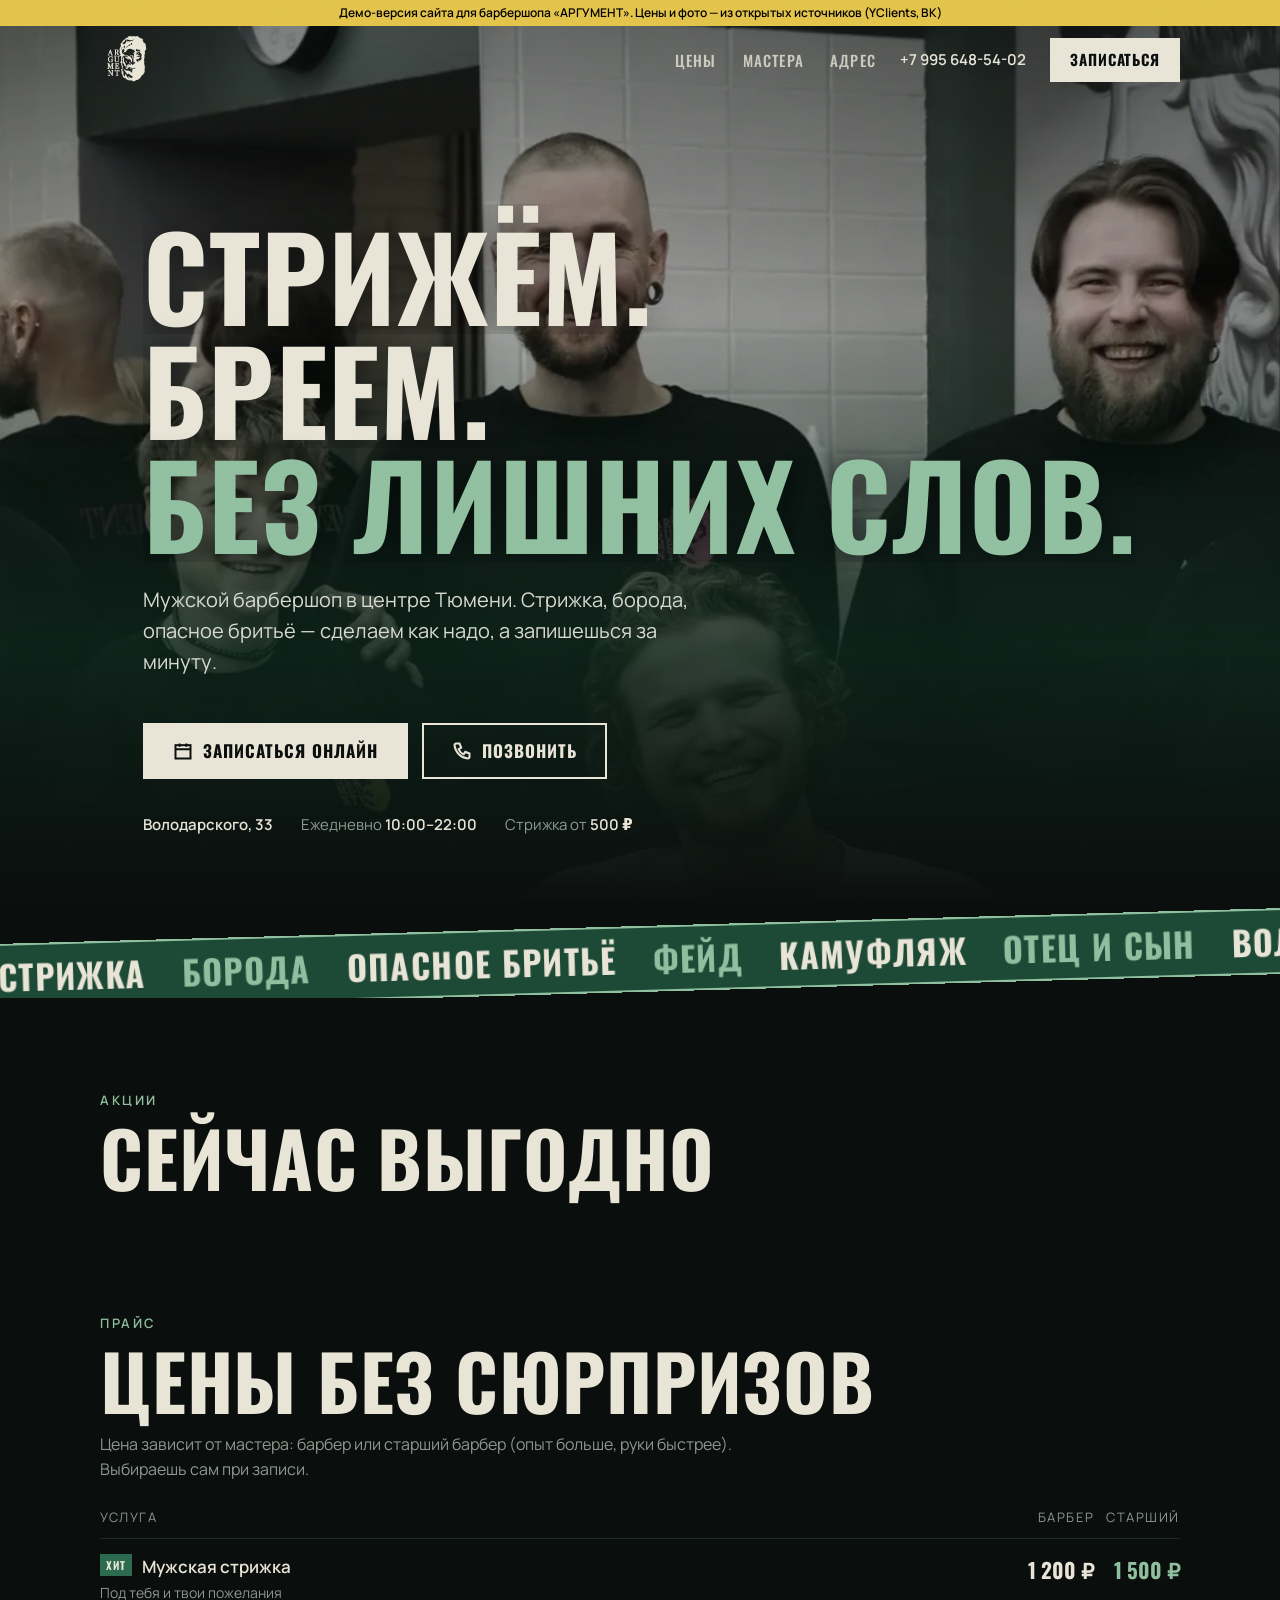
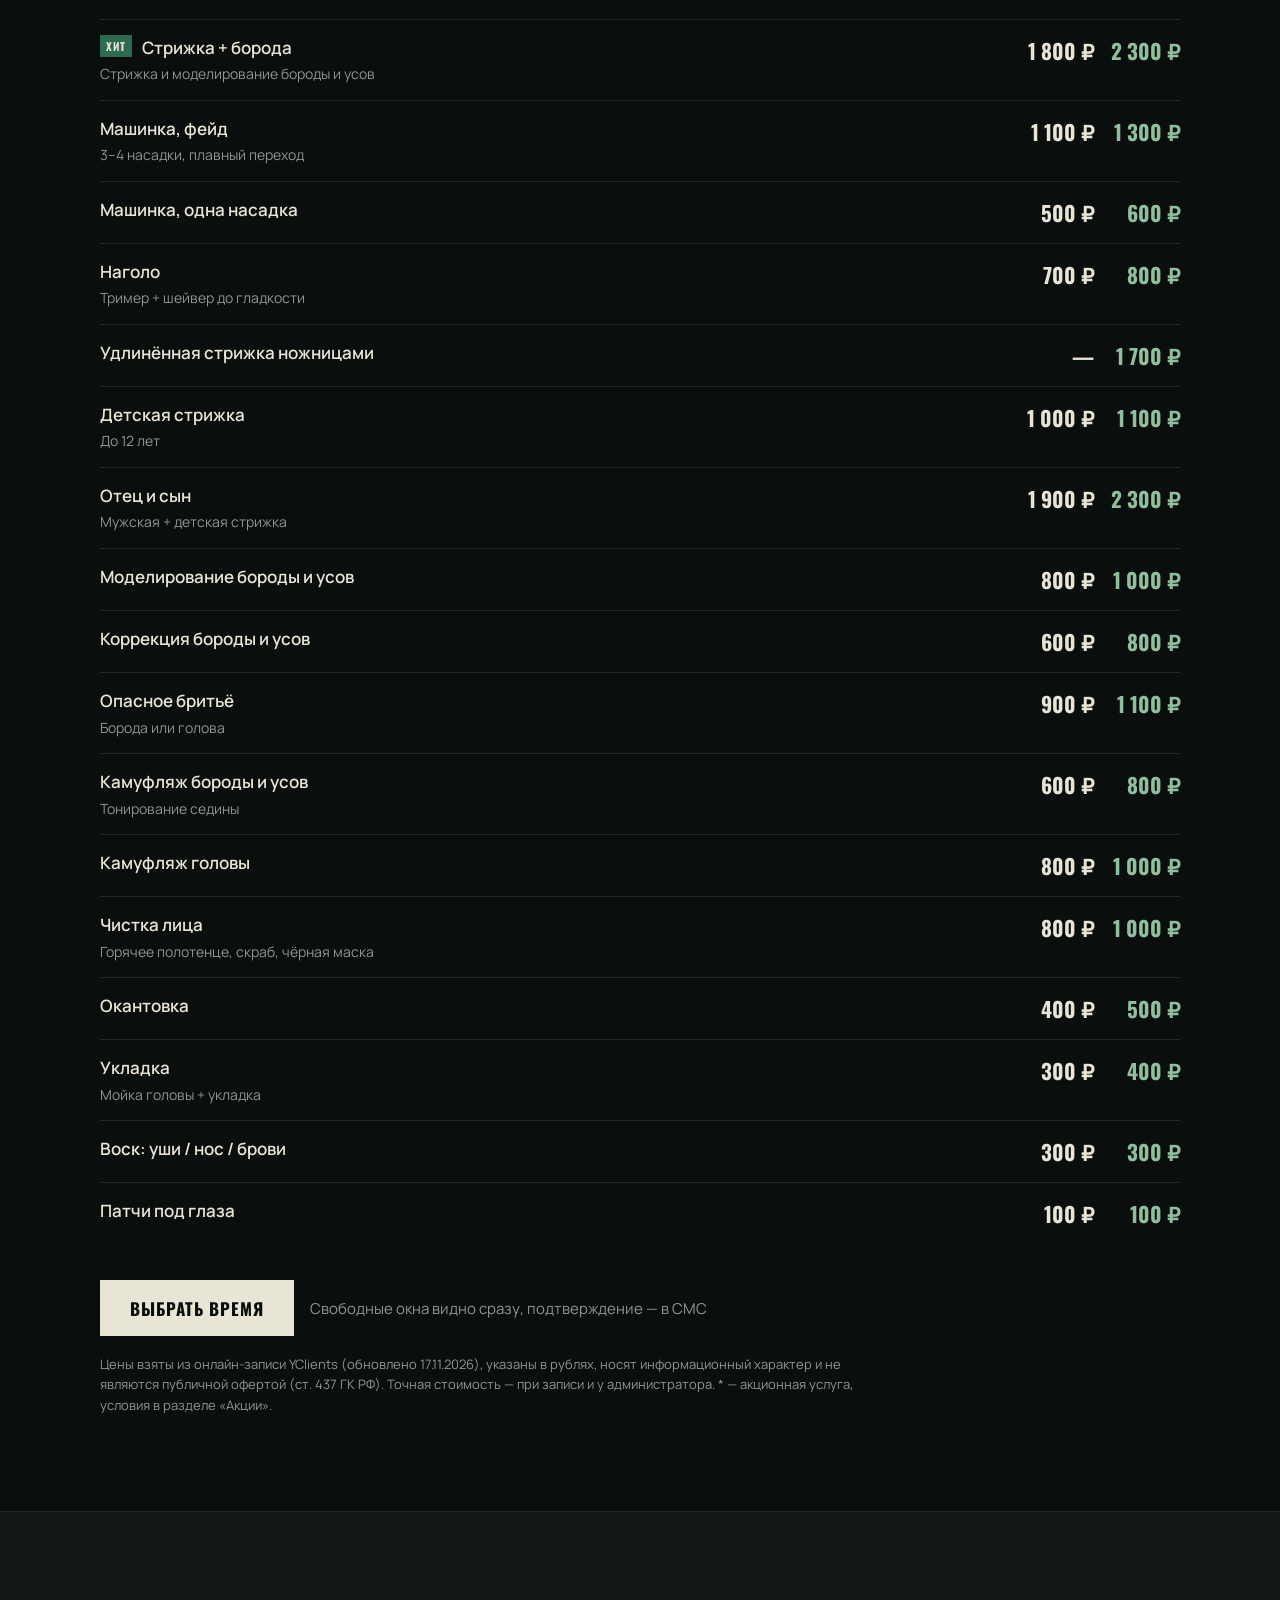
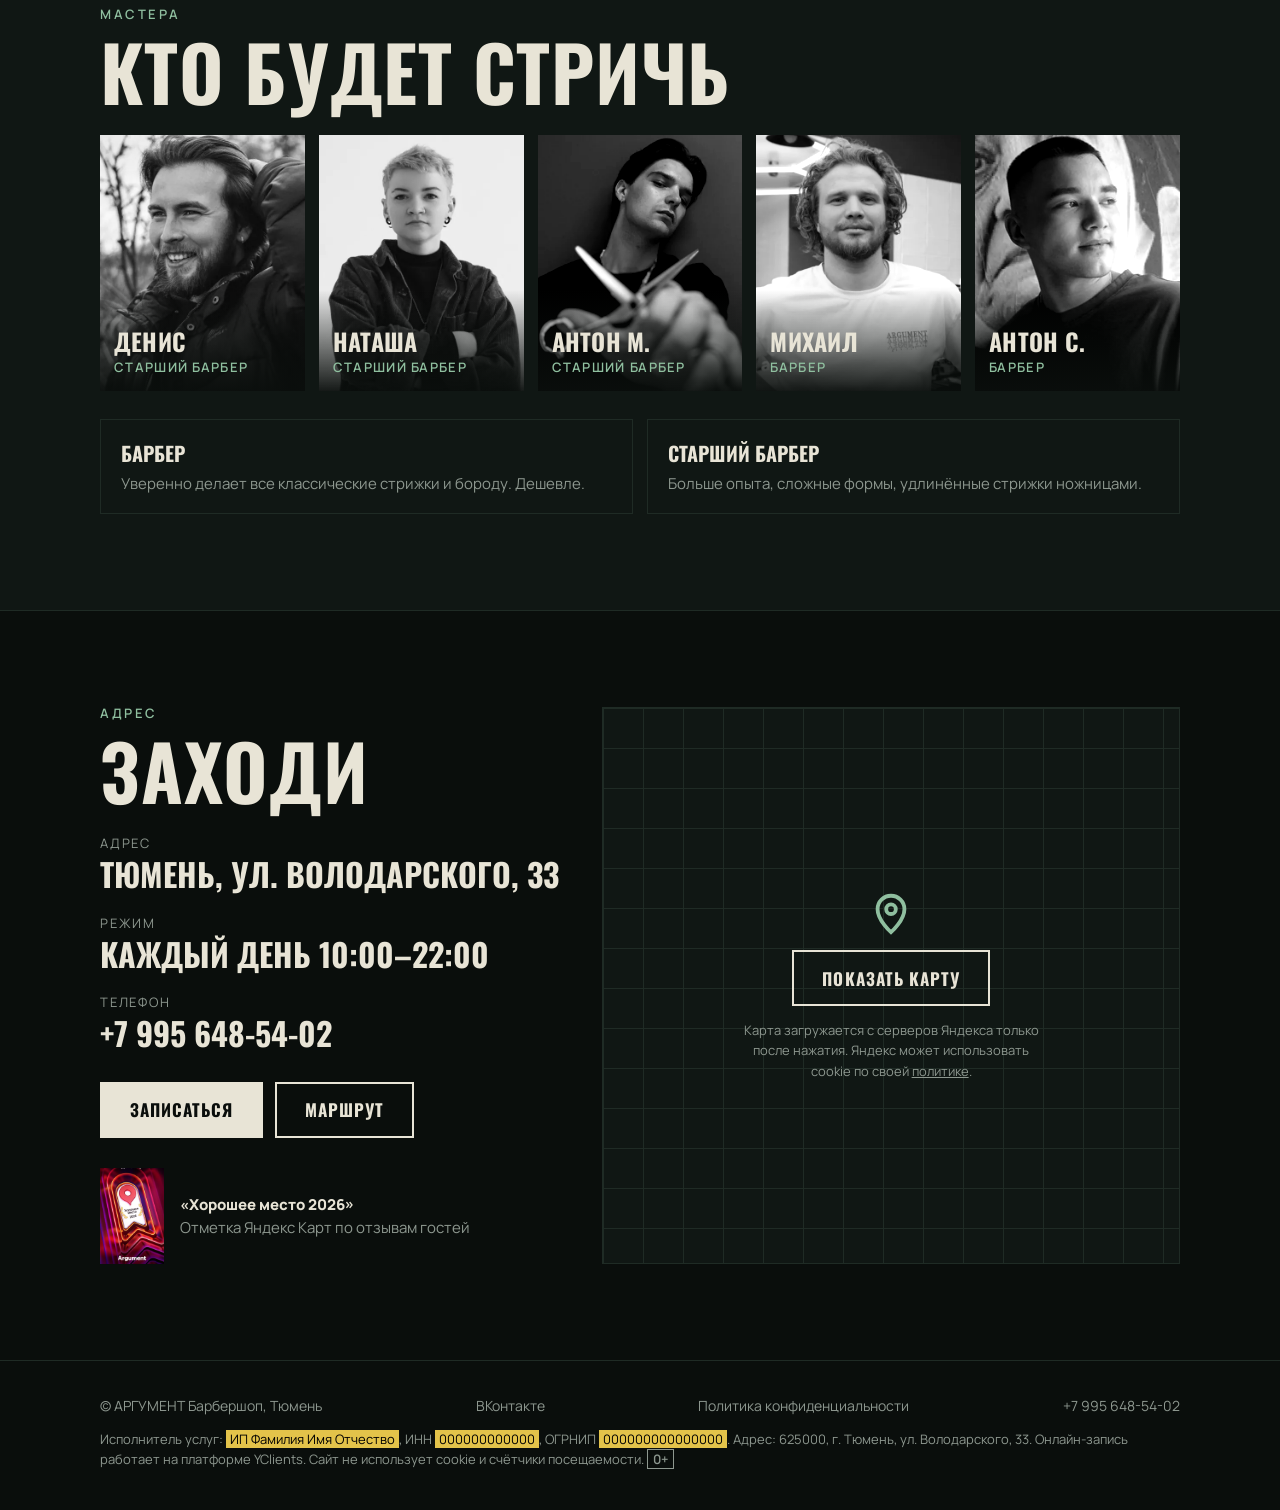
<file: index.html>
<!doctype html>
<html lang="ru">
<head>
<meta charset="utf-8">
<meta name="robots" content="noindex, nofollow">
<meta name="viewport" content="width=device-width, initial-scale=1">
<title>АРГУМЕНТ — барбершоп в Тюмени, Володарского 33</title>
<meta name="description" content="Барбершоп АРГУМЕНТ в Тюмени: мужские стрижки от 500 ₽, борода, опасное бритьё. Володарского 33, ежедневно 10:00–22:00. Онлайн-запись.">
<meta name="theme-color" content="#0a0e0c">
<meta property="og:title" content="АРГУМЕНТ — барбершоп в Тюмени">
<meta property="og:description" content="Стрижки, борода, бритьё. Володарского 33, ежедневно 10–22. Запись онлайн.">
<meta property="og:image" content="img/cover-m.webp">
<link rel="icon" href="img/logo.webp">
<!-- шрифты лежат на своём сервере: никаких запросов к Google (152-ФЗ, трансграничная передача) -->
<link rel="preload" as="font" type="font/woff2" href="fonts/oswald-cyrillic.woff2" crossorigin>
<link rel="preload" as="font" type="font/woff2" href="fonts/manrope-cyrillic.woff2" crossorigin>
<link rel="stylesheet" href="fonts/fonts.css">
<script>document.documentElement.classList.add('js')</script>
<link rel="preload" as="image" href="img/cover-sq.webp" media="(max-width: 700px)">
<link rel="preload" as="image" href="img/cover.webp" media="(min-width: 701px)">
<script type="application/ld+json">
{"@context":"https://schema.org","@type":"BarberShop","name":"АРГУМЕНТ Барбершоп","telephone":"+79956485402",
"address":{"@type":"PostalAddress","streetAddress":"ул. Володарского, 33","addressLocality":"Тюмень","addressCountry":"RU"},
"geo":{"@type":"GeoCoordinates","latitude":57.156391,"longitude":65.538167},
"openingHours":"Mo-Su 10:00-22:00","priceRange":"300–2300 ₽","url":"https://n1388060.yclients.com/"}
</script>
<style>
:root{
  --bg:#0a0e0c; --bg2:#101714; --line:#1f2b25;
  --green:#1d4a37; --green2:#2c6b4f; --acid:#8fbf9f;
  --bone:#e8e4d6; --mute:#8d978f;
  --head:"Oswald",Impact,"Arial Narrow",sans-serif;
  --body:"Manrope",system-ui,sans-serif;
}
*{box-sizing:border-box;margin:0;padding:0}
html{scroll-behavior:smooth;scroll-padding-top:72px}
body{background:var(--bg);color:var(--bone);font:16px/1.55 var(--body);-webkit-font-smoothing:antialiased;overflow-x:hidden}
/* зерно поверх всего — «грубая» фактура */
body::after{content:"";position:fixed;inset:0;pointer-events:none;z-index:100;opacity:.09;mix-blend-mode:overlay;
  background:url("data:image/svg+xml,%3Csvg xmlns='http://www.w3.org/2000/svg' width='220' height='220'%3E%3Cfilter id='n'%3E%3CfeTurbulence type='fractalNoise' baseFrequency='.85' numOctaves='3' stitchTiles='stitch'/%3E%3C/filter%3E%3Crect width='100%25' height='100%25' filter='url(%23n)'/%3E%3C/svg%3E")}
a{color:inherit;text-decoration:none}
img{display:block;max-width:100%}
.wrap{max-width:1120px;margin:0 auto;padding:0 20px}
h1,h2,h3{font-family:var(--head);text-transform:uppercase;font-weight:700;line-height:.95;letter-spacing:.01em}
h2{font-size:clamp(40px,7vw,76px);margin-bottom:28px}
h2 small{display:block;font:600 13px/1 var(--body);letter-spacing:.2em;color:var(--acid);margin-bottom:14px}

/* кнопки */
.btn{display:inline-flex;align-items:center;justify-content:center;gap:10px;height:56px;padding:0 28px;
  font:700 17px/1 var(--head);text-transform:uppercase;letter-spacing:.06em;border:2px solid var(--bone);transition:.15s}
.btn-main{background:var(--bone);color:var(--bg)}
.btn-main:hover{background:var(--acid);border-color:var(--acid)}
.btn-ghost{color:var(--bone);background:transparent}
button.btn{cursor:pointer}
.btn-ghost:hover{background:var(--bone);color:var(--bg)}
.btn svg{width:20px;height:20px}

/* шапка */
header{position:fixed;top:0;left:0;right:0;z-index:50;transition:background .2s}
header.solid{background:rgba(10,14,12,.92);backdrop-filter:blur(8px);border-bottom:1px solid var(--line)}
.bar{display:flex;align-items:center;gap:24px;height:68px}
.bar .logo img{height:52px;width:auto}
.bar nav{display:flex;gap:26px;margin-left:auto;font:500 15px var(--head);text-transform:uppercase;letter-spacing:.08em}
.bar nav a{opacity:.8}.bar nav a:hover{opacity:1;color:var(--acid)}
.bar .tel{font:600 15px var(--body);white-space:nowrap}
.bar .btn{height:44px;padding:0 18px;font-size:15px}

/* первый экран */
.hero{position:relative;min-height:min(100svh,920px);display:flex;align-items:flex-end;padding:120px 0 64px;isolation:isolate}
.hero picture,.hero picture img{position:absolute;inset:0;width:100%;height:100%;object-fit:cover;z-index:-2}
.hero::before{content:"";position:absolute;inset:0;z-index:-1;
  background:linear-gradient(180deg,rgba(10,14,12,.55) 0%,rgba(10,14,12,.25) 35%,rgba(13,38,28,.82) 72%,var(--bg) 100%)}
.hero h1{font-size:clamp(52px,9vw,116px);margin-bottom:22px;text-shadow:0 4px 30px rgba(0,0,0,.5)}
.hero h1 .acc{color:var(--acid)}
.hero h1 .ln{display:block;overflow:hidden;padding:.14em 0 .04em;margin-top:-.14em}
.hero h1 .ln>span{display:block}
.hero p.lead{font-size:clamp(17px,2vw,20px);max-width:560px;margin-bottom:30px;color:#d6d9cf}
.hero .cta{display:flex;flex-wrap:wrap;gap:14px}
.stamp{position:absolute;right:max(20px,calc(50% - 540px));top:110px;transform:rotate(8deg);
  border:2px solid var(--acid);color:var(--acid);padding:12px 16px;font:700 15px/1.15 var(--head);
  text-transform:uppercase;text-align:center;letter-spacing:.05em;background:rgba(10,14,12,.55)}
.stamp b{display:block;font-size:34px}
.stamp small{display:block;font-size:11px;letter-spacing:.1em;opacity:.8}
/* акция на первом экране — прямо над кнопками, мимо не пройти */
.promo-wrap{display:flex;flex-wrap:wrap;gap:10px;margin:-6px 0 22px}
.promo-wrap:empty{display:none}
.promo-hero{display:inline-flex;align-items:center;gap:14px;padding:10px 18px 10px 12px;border:2px solid var(--acid);
  background:rgba(29,74,55,.88);backdrop-filter:blur(4px);transition:transform .15s,box-shadow .15s;animation:glow 2.6s ease-in-out 1.6s infinite}
.promo-hero .tag{font:700 12px/1.1 var(--head);text-transform:uppercase;letter-spacing:.1em;background:var(--acid);color:var(--bg);padding:6px 8px;transform:rotate(-3deg)}
.promo-hero b{font:700 32px/1 var(--head);color:var(--bone);white-space:nowrap}
.promo-hero .t{font-weight:600;font-size:15px;line-height:1.25}
.promo-hero i{font-style:normal;font:700 22px var(--head);color:var(--acid);transition:transform .15s}
.promo-hero:hover{transform:translate(-3px,-3px);box-shadow:4px 4px 0 var(--acid);animation:none}
.promo-hero:hover i{transform:translateX(4px)}
@keyframes glow{0%,100%{box-shadow:0 0 0 0 rgba(143,191,159,.55)}60%{box-shadow:0 0 0 12px rgba(143,191,159,0)}}

/* блок акций */
#akcii{padding-bottom:0}
.promos{display:grid;gap:14px}
.promo{display:grid;grid-template-columns:auto 1fr auto;gap:28px;align-items:center;padding:26px 28px;border:2px solid var(--green2);
  background:linear-gradient(110deg,rgba(29,74,55,.55),rgba(16,23,20,.9) 60%)}
.promo .badge{font:700 clamp(40px,6vw,64px)/1 var(--head);color:var(--bg);background:var(--acid);padding:10px 16px;transform:rotate(-4deg);white-space:nowrap}
.promo h3{font-size:clamp(26px,3vw,34px);margin-bottom:6px}
.promo .meta{color:var(--acid);font-weight:600;margin-bottom:8px}
.promo .terms{font-size:13px;color:var(--mute);max-width:640px}
.price td.s .star{color:var(--acid);margin-left:2px}

.facts{display:flex;flex-wrap:wrap;gap:8px 28px;margin-top:34px;font-size:15px;color:var(--mute)}
.facts b{color:var(--bone);font-weight:600}

/* прайс */
section{padding:96px 0}
.price-note{color:var(--mute);margin:-12px 0 26px;max-width:640px}
.price{width:100%;border-collapse:collapse}
.price th{font:500 13px var(--body);color:var(--mute);text-transform:uppercase;letter-spacing:.12em;text-align:right;padding:0 0 12px 12px;white-space:nowrap}
.price th:first-child{text-align:left;padding-left:0}
.price td{padding:15px 0;border-top:1px solid var(--line);vertical-align:top}
.price td.s{font-weight:600;font-size:17px;padding-right:12px}
.price td.s i{display:block;font-style:normal;font-weight:400;font-size:14px;color:var(--mute);margin-top:2px}
.price td.p{text-align:right;font:700 21px var(--head);white-space:nowrap;padding-left:16px;width:1%}
.price td.p.sr{color:var(--acid)}
.price tr.hit td.s::before{content:"ХИТ";font:700 11px var(--head);letter-spacing:.1em;background:var(--green2);color:var(--bone);padding:3px 6px;margin-right:10px;vertical-align:3px}
.price-cta{display:flex;flex-wrap:wrap;gap:16px;align-items:center;margin-top:36px}
.price-cta span{color:var(--mute);font-size:15px}

/* мастера */
#team{background:var(--bg2);border-top:1px solid var(--line);border-bottom:1px solid var(--line)}
.team{display:grid;grid-template-columns:repeat(5,1fr);gap:14px}
.m{position:relative;overflow:hidden;background:#000}
.m img{width:100%;height:auto;aspect-ratio:4/5;object-fit:cover;filter:grayscale(1) contrast(1.1);transition:.3s}
.m:hover img{filter:none;transform:scale(1.03)}
.m div{position:absolute;left:0;right:0;bottom:0;padding:40px 14px 14px;background:linear-gradient(transparent,rgba(10,14,12,.95))}
.m h3{font-size:24px}
.m p{font-size:13px;color:var(--acid);text-transform:uppercase;letter-spacing:.1em;font-weight:600;margin-top:4px}
.levels{display:grid;grid-template-columns:1fr 1fr;gap:14px;margin-top:28px}
.levels div{border:1px solid var(--line);padding:18px 20px;color:var(--mute);font-size:15px}
.levels b{display:block;color:var(--bone);font:700 20px var(--head);text-transform:uppercase;margin-bottom:4px}

/* контакты */
.where{display:grid;grid-template-columns:1fr 1.25fr;gap:40px;align-items:stretch}
.where dl{display:grid;gap:22px;margin-bottom:32px}
.where dt{font:500 13px var(--body);color:var(--mute);text-transform:uppercase;letter-spacing:.14em;margin-bottom:4px}
.where dd{font:700 clamp(24px,3vw,32px)/1.1 var(--head);text-transform:uppercase}
.where dd a:hover{color:var(--acid)}
.where .cta{display:flex;flex-wrap:wrap;gap:12px}
.map{position:relative;min-height:380px;border:1px solid var(--line);background:var(--bg2)}
.map iframe{position:absolute;inset:0;width:100%;height:100%;border:0;filter:grayscale(.85) invert(.9) hue-rotate(180deg) contrast(.9)}
.map-ph{position:absolute;inset:0;display:flex;flex-direction:column;align-items:center;justify-content:center;gap:14px;padding:24px;text-align:center;
  background:linear-gradient(var(--line) 1px,transparent 1px) 0 0/40px 40px,linear-gradient(90deg,var(--line) 1px,transparent 1px) 0 0/40px 40px,var(--bg2)}
.map-ph svg{width:46px;height:46px;color:var(--acid);animation:pin 1.8s ease-in-out infinite}
.map-ph p{font-size:13px;color:var(--mute);max-width:300px}
@keyframes pin{50%{transform:translateY(-8px)}}

/* бегущая строка */
.ticker{overflow:hidden;padding:26px 0 6px}
.ticker div{background:var(--green);border-top:2px solid var(--acid);border-bottom:2px solid var(--acid);transform:rotate(-1.6deg);margin:0 -20px;overflow:hidden}
.ticker p{display:flex;width:max-content;white-space:nowrap;font:700 clamp(22px,3vw,34px)/1 var(--head);text-transform:uppercase;letter-spacing:.04em;padding:14px 0;animation:tick 32s linear infinite}
.ticker p span{padding:0 18px}.ticker p span:nth-child(even){color:var(--acid)}
@keyframes tick{to{transform:translateX(-50%)}}

/* правовое */
.fine{font-size:13px;color:var(--mute);margin-top:18px;max-width:760px}
.legal{width:100%;font-size:13px;line-height:1.6}
.legal mark{background:#e3c34a;color:#000;padding:0 4px}
.age{border:1px solid var(--mute);padding:0 5px;font-weight:600}
.linkbtn{background:none;border:0;color:inherit;font:inherit;text-decoration:underline;cursor:pointer;padding:0}
/* баннер cookie */
.ck{position:fixed;left:16px;bottom:16px;z-index:90;max-width:460px;padding:18px 20px;background:var(--bg2);border:2px solid var(--acid);
  box-shadow:6px 6px 0 var(--green);transform:translateY(calc(100% + 40px));transition:transform .3s cubic-bezier(.2,.8,.2,1)}
.ck.on{transform:none}
.ck p{font-size:14px;color:#cfd3c9;margin-bottom:14px}
.ck p a{color:var(--acid);text-decoration:underline}
.ck-b{display:flex;gap:10px}
.ck .btn{height:44px;padding:0 20px;font-size:15px;flex:1}

/* ===== анимации ===== */
.btn{transition:transform .15s,box-shadow .15s,background .15s,color .15s,border-color .15s}
.btn:hover{transform:translate(-3px,-3px);box-shadow:4px 4px 0 var(--green2)}
.btn:active{transform:translate(0,0);box-shadow:0 0 0 var(--green2)}
.price tbody tr{transition:background .2s}
.price tbody tr:hover{background:rgba(143,191,159,.05)}
.price tbody tr:hover td.p.sr{color:var(--bone)}
.hero picture img{animation:kb 16s cubic-bezier(.2,.6,.3,1) both}
@keyframes kb{from{transform:scale(1.14)}to{transform:scale(1)}}
.js .hero h1 .ln>span{transform:translateY(105%);animation:up .9s cubic-bezier(.2,.8,.2,1) forwards}
.js .hero h1 .ln:nth-child(2)>span{animation-delay:.12s}
.js .hero h1 .ln:nth-child(3)>span{animation-delay:.24s}
@keyframes up{to{transform:none}}
.js .hero .lead,.js .hero .cta,.js .hero .facts{opacity:0;animation:fade .8s ease forwards}
.js .hero .lead{animation-delay:.5s}.js .hero .cta{animation-delay:.65s}.js .hero .facts{animation-delay:.8s}
@keyframes fade{from{opacity:0;transform:translateY(18px)}to{opacity:1;transform:none}}
.js .stamp{opacity:0;animation:stamp .5s cubic-bezier(.3,1.6,.5,1) 1.1s forwards}
@keyframes stamp{from{opacity:0;transform:rotate(-14deg) scale(2.4)}to{opacity:1;transform:rotate(8deg) scale(1)}}
.js .rv{opacity:0;transform:translateY(34px);transition:opacity .7s ease,transform .8s cubic-bezier(.2,.8,.2,1);transition-delay:var(--d,0s)}
.js .rv.in{opacity:1;transform:none}
.js h2.rv{transform:translateX(-40px)}
.js h2.rv.in{transform:none}
.award{display:flex;gap:16px;align-items:center;margin-top:30px;color:var(--mute);font-size:15px}
.award img{width:64px;height:96px;object-fit:cover}
.award b{color:var(--bone);display:block}

footer{padding:34px 0 40px;border-top:1px solid var(--line);color:var(--mute);font-size:14px}
footer .wrap{display:flex;flex-wrap:wrap;gap:12px 28px;justify-content:space-between}
footer a:hover{color:var(--bone)}

/* нижняя панель на телефоне */
.dock{display:none}
@media (max-width:900px){
  .bar nav,.bar .tel{display:none}
  .bar .btn{margin-left:auto}
  .team{grid-template-columns:repeat(2,1fr)}
  .team .m:last-child{grid-column:span 2}
  .team .m:last-child img{aspect-ratio:16/10;object-position:50% 25%}
  .where{grid-template-columns:1fr}
}
@media (max-width:700px){
  .wrap{padding:0 16px}
  section{padding:72px 0}
  .hero{padding-bottom:40px}
  .stamp{top:90px;right:16px;font-size:12px;padding:9px 11px}.stamp b{font-size:26px}
  .hero .cta .btn{flex:1 1 100%}
  .bar .btn{display:none}
  .dock{display:grid;grid-template-columns:1fr 64px;gap:8px;position:fixed;left:0;right:0;bottom:0;z-index:60;
    padding:10px 16px calc(10px + env(safe-area-inset-bottom));background:rgba(10,14,12,.94);backdrop-filter:blur(8px);border-top:1px solid var(--line);
    transform:translateY(110%);transition:transform .25s}
  .dock.on{transform:none}
  .dock .btn{height:52px;padding:0}
  footer{padding-bottom:100px}
  .price td.s{font-size:16px}
  .price td.p{font-size:18px;padding-left:10px}
  .price th{font-size:11px;letter-spacing:.06em}
  .levels{grid-template-columns:1fr}
  .promo-hero{width:100%;display:grid;grid-template-columns:auto 1fr auto;gap:8px 12px;padding:10px 14px}
  .promo-hero .tag{grid-column:1/-1;justify-self:start}
  .promo-hero b{font-size:26px}
  .promo-hero .t{font-size:14px;flex:1}
  .promo{grid-template-columns:1fr;gap:16px;padding:22px 18px}
  .promo .badge{justify-self:start}
  .promo .btn{width:100%}
  .ck{left:12px;right:12px;bottom:calc(12px + env(safe-area-inset-bottom));max-width:none;padding:16px}
  body:has(.dock.on) .ck{bottom:calc(84px + env(safe-area-inset-bottom))}
}
/* «без анимаций» в системе: убираем движение, оставляем мягкое проявление */
@media (prefers-reduced-motion:reduce){
  html{scroll-behavior:auto}
  .hero picture img,.map-ph svg,.promo-hero{animation:none}
  .promo-hero:hover{transform:none}
  .ticker p{animation-duration:55s}
  .js .hero h1 .ln>span{transform:none;opacity:0;animation:fadeonly .9s ease forwards}
  .js .hero .lead,.js .hero .cta,.js .hero .facts{animation-name:fadeonly}
  .js .stamp{transform:rotate(8deg);animation:fadeonly .6s ease 1.1s forwards}
  .js .rv,.js h2.rv{transform:none;transition:opacity .9s ease;transition-delay:var(--d,0s)}
  .btn:hover,.btn:active{transform:none}
}
@keyframes fadeonly{from{opacity:0}to{opacity:1}}
.demo{background:#e3c34a;color:#000;font:600 12px/1.3 var(--body);text-align:center;padding:5px 12px}
</style>
</head>
<body>

<header id="hdr">
  <div class="demo">Демо-версия сайта для барбершопа «АРГУМЕНТ». Цены и фото — из открытых источников (YClients, ВК)</div>
  <div class="wrap bar">
    <a class="logo" href="#top" aria-label="АРГУМЕНТ — наверх"><img src="img/logo.webp" alt="АРГУМЕНТ" width="44" height="44"></a>
    <nav><a href="#price">Цены</a><a href="#team">Мастера</a><a href="#where">Адрес</a></nav>
    <a class="tel" href="tel:+79956485402">+7 995 648-54-02</a>
    <a class="btn btn-main" href="https://n1388060.yclients.com/?utm_source=site&amp;utm_medium=button" target="_blank" rel="noopener">Записаться</a>
  </div>
</header>

<main id="top">
  <section class="hero">
    <picture>
      <source media="(max-width:700px)" srcset="img/cover-sq.webp">
      <img src="img/cover.webp" alt="Команда барбершопа АРГУМЕНТ" fetchpriority="high">
    </picture>
    <div class="wrap">
      <h1><span class="ln"><span>Стрижём.</span></span><span class="ln"><span>Бреем.</span></span><span class="ln"><span class="acc">Без лишних слов.</span></span></h1>
      <p class="lead">Мужской барбершоп в центре Тюмени. Стрижка, борода, опасное бритьё — сделаем как надо, а запишешься за минуту.</p>
      <div class="promo-wrap"><!--PROMO_HERO-->
      <a class="promo-hero" href="#akcii" data-until="2026-11-30"><span class="tag">Акция до 30 ноября</span><b>−200 ₽</b><span class="t">Первая стрижка у нас</span><i aria-hidden="true">→</i></a>
<!--/PROMO_HERO--></div>
      <div class="cta">
        <a class="btn btn-main" href="https://n1388060.yclients.com/?utm_source=site&amp;utm_medium=button" target="_blank" rel="noopener">
          <svg viewBox="0 0 24 24" fill="none" stroke="currentColor" stroke-width="2.4"><rect x="3" y="5" width="18" height="16"/><path d="M3 10h18M8 3v4M16 3v4"/></svg>
          Записаться онлайн</a>
        <a class="btn btn-ghost" href="tel:+79956485402">
          <svg viewBox="0 0 24 24" fill="none" stroke="currentColor" stroke-width="2.4"><path d="M5 3h4l2 5-3 2a12 12 0 0 0 6 6l2-3 5 2v4a2 2 0 0 1-2 2A18 18 0 0 1 3 5a2 2 0 0 1 2-2"/></svg>
          Позвонить</a>
      </div>
      <div class="facts">
        <span><b>Володарского, 33</b></span>
        <span>Ежедневно <b>10:00–22:00</b></span>
        <span>Стрижка от <b><!--MINPRICE-->500 ₽<!--/MINPRICE--></b></span>
      </div>
    </div>
  </section>

  <div class="ticker" aria-hidden="true"><div><p>
    <span>Стрижка</span><span>Борода</span><span>Опасное бритьё</span><span>Фейд</span><span>Камуфляж</span><span>Отец и сын</span><span>Володарского 33</span><span>10:00–22:00</span>
    <span>Стрижка</span><span>Борода</span><span>Опасное бритьё</span><span>Фейд</span><span>Камуфляж</span><span>Отец и сын</span><span>Володарского 33</span><span>10:00–22:00</span>
  </p></div></div>

<!--PROMO_SECTION-->
  <section id="akcii">
    <div class="wrap">
      <h2 class="rv"><small>Акции</small>Сейчас выгодно</h2>
      <div class="promos">
        <article class="promo rv" data-until="2026-11-30">
          <div class="badge">−200 ₽</div>
          <div class="body">
            <h3>Первая стрижка у нас</h3>
            <p class="meta">от 1 000 ₽ · до 30 ноября 2026</p>
            <p class="terms">Условия: АРГУМЕНТ Барбершоп дарит скидку 200 рублей на первый визит и дает Вам возможность познакомиться поближе с атмосферой заведения и мастерами. Вам подберут уникальную стрижку в зависимости от Ваших пожеланий. (Цена указана со скидкой). Акция действует с 01.01.2026 по 30.11.2026.</p>
          </div>
          <a class="btn btn-main" href="https://n1388060.yclients.com/?utm_source=site&amp;utm_medium=button" target="_blank" rel="noopener">Записаться</a>
        </article>
      </div>
    </div>
  </section>
<!--/PROMO_SECTION-->

  <section id="price">
    <div class="wrap">
      <h2 class="rv"><small>Прайс</small>Цены без сюрпризов</h2>
      <p class="price-note rv">Цена зависит от мастера: барбер или старший барбер (опыт больше, руки быстрее). Выбираешь сам при записи.</p>
      <table class="price">
        <thead><tr><th>Услуга</th><th>Барбер</th><th>Старший</th></tr></thead>
        <tbody>
<!--PRICE-->
          <tr data-until="2026-11-30"><td class="s">Первая стрижка у нас<a class="star" href="#akcii">*</a><i>Мужская стрижка для новых клиентов</i></td><td class="p">1 000 ₽</td><td class="p sr">1 300 ₽</td></tr>
          <tr class="hit"><td class="s">Мужская стрижка<i>Под тебя и твои пожелания</i></td><td class="p">1 200 ₽</td><td class="p sr">1 500 ₽</td></tr>
          <tr class="hit"><td class="s">Стрижка + борода<i>Стрижка и моделирование бороды и усов</i></td><td class="p">1 800 ₽</td><td class="p sr">2 300 ₽</td></tr>
          <tr><td class="s">Машинка, фейд<i>3–4 насадки, плавный переход</i></td><td class="p">1 100 ₽</td><td class="p sr">1 300 ₽</td></tr>
          <tr><td class="s">Машинка, одна насадка</td><td class="p">500 ₽</td><td class="p sr">600 ₽</td></tr>
          <tr><td class="s">Наголо<i>Тример + шейвер до гладкости</i></td><td class="p">700 ₽</td><td class="p sr">800 ₽</td></tr>
          <tr><td class="s">Удлинённая стрижка ножницами</td><td class="p">—</td><td class="p sr">1 700 ₽</td></tr>
          <tr><td class="s">Детская стрижка<i>До 12 лет</i></td><td class="p">1 000 ₽</td><td class="p sr">1 100 ₽</td></tr>
          <tr><td class="s">Отец и сын<i>Мужская + детская стрижка</i></td><td class="p">1 900 ₽</td><td class="p sr">2 300 ₽</td></tr>
          <tr><td class="s">Моделирование бороды и усов</td><td class="p">800 ₽</td><td class="p sr">1 000 ₽</td></tr>
          <tr><td class="s">Коррекция бороды и усов</td><td class="p">600 ₽</td><td class="p sr">800 ₽</td></tr>
          <tr><td class="s">Опасное бритьё<i>Борода или голова</i></td><td class="p">900 ₽</td><td class="p sr">1 100 ₽</td></tr>
          <tr><td class="s">Камуфляж бороды и усов<i>Тонирование седины</i></td><td class="p">600 ₽</td><td class="p sr">800 ₽</td></tr>
          <tr><td class="s">Камуфляж головы</td><td class="p">800 ₽</td><td class="p sr">1 000 ₽</td></tr>
          <tr><td class="s">Чистка лица<i>Горячее полотенце, скраб, чёрная маска</i></td><td class="p">800 ₽</td><td class="p sr">1 000 ₽</td></tr>
          <tr><td class="s">Окантовка</td><td class="p">400 ₽</td><td class="p sr">500 ₽</td></tr>
          <tr><td class="s">Укладка<i>Мойка головы + укладка</i></td><td class="p">300 ₽</td><td class="p sr">400 ₽</td></tr>
          <tr><td class="s">Воск: уши / нос / брови</td><td class="p">300 ₽</td><td class="p sr">300 ₽</td></tr>
          <tr><td class="s">Патчи под глаза</td><td class="p">100 ₽</td><td class="p sr">100 ₽</td></tr>
<!--/PRICE-->
        </tbody>
      </table>
      <div class="price-cta">
        <a class="btn btn-main" href="https://n1388060.yclients.com/?utm_source=site&amp;utm_medium=button" target="_blank" rel="noopener">Выбрать время</a>
        <span>Свободные окна видно сразу, подтверждение — в СМС</span>
      </div>
      <p class="fine">Цены взяты из онлайн-записи YClients (обновлено <!--SYNCDATE-->17.11.2026<!--/SYNCDATE-->), указаны в рублях, носят информационный характер и не являются публичной офертой (ст. 437 ГК РФ). Точная стоимость — при записи и у администратора. * — акционная услуга, условия в разделе «Акции».</p>
    </div>
  </section>

  <section id="team">
    <div class="wrap">
      <h2 class="rv"><small>Мастера</small>Кто будет стричь</h2>
      <div class="team">
        <div class="m"><img src="img/st_4553664.webp" alt="Денис, старший барбер" loading="lazy" width="480" height="600"><div><h3>Денис</h3><p>Старший барбер</p></div></div>
        <div class="m"><img src="img/st_1984352.webp" alt="Наташа, старший барбер" loading="lazy" width="480" height="600"><div><h3>Наташа</h3><p>Старший барбер</p></div></div>
        <div class="m"><img src="img/st_6058182.webp" alt="Антон М., старший барбер" loading="lazy" width="480" height="600"><div><h3>Антон М.</h3><p>Старший барбер</p></div></div>
        <div class="m"><img src="img/st_5855139.webp" alt="Михаил, барбер" loading="lazy" width="480" height="600"><div><h3>Михаил</h3><p>Барбер</p></div></div>
        <div class="m"><img src="img/st_5464314.webp" alt="Антон С., барбер" loading="lazy" width="480" height="600"><div><h3>Антон С.</h3><p>Барбер</p></div></div>
      </div>
      <div class="levels">
        <div><b>Барбер</b>Уверенно делает все классические стрижки и бороду. Дешевле.</div>
        <div><b>Старший барбер</b>Больше опыта, сложные формы, удлинённые стрижки ножницами.</div>
      </div>
    </div>
  </section>

  <section id="where">
    <div class="wrap where">
      <div>
        <h2 class="rv"><small>Адрес</small>Заходи</h2>
        <dl>
          <div><dt>Адрес</dt><dd>Тюмень, ул. Володарского, 33</dd></div>
          <div><dt>Режим</dt><dd>Каждый день 10:00–22:00</dd></div>
          <div><dt>Телефон</dt><dd><a href="tel:+79956485402">+7 995 648-54-02</a></dd></div>
        </dl>
        <div class="cta">
          <a class="btn btn-main" href="https://n1388060.yclients.com/?utm_source=site&amp;utm_medium=button" target="_blank" rel="noopener">Записаться</a>
          <a class="btn btn-ghost" href="https://yandex.ru/maps/?rtext=~57.156391,65.538167&rtt=auto" target="_blank" rel="noopener">Маршрут</a>
        </div>
        <div class="award">
          <img src="img/yandex-place.webp" alt="Знак «Хорошее место 2026»" loading="lazy" width="64" height="96">
          <div><b>«Хорошее место 2026»</b>Отметка Яндекс Карт по отзывам гостей</div>
        </div>
      </div>
      <div class="map rv" id="map" data-src="https://yandex.ru/map-widget/v1/?ll=65.538167%2C57.156391&z=16&pt=65.538167%2C57.156391%2Cpm2dgm">
        <div class="map-ph">
          <svg viewBox="0 0 24 24" fill="none" stroke="currentColor" stroke-width="2"><path d="M12 22s7-6.2 7-12a7 7 0 0 0-14 0c0 5.8 7 12 7 12z"/><circle cx="12" cy="10" r="2.5"/></svg>
          <button class="btn btn-ghost" type="button" id="mapBtn">Показать карту</button>
          <p>Карта загружается с серверов Яндекса только после нажатия. Яндекс может использовать cookie по своей <a href="https://yandex.ru/legal/confidential/" target="_blank" rel="noopener" style="text-decoration:underline">политике</a>.</p>
        </div>
      </div>
    </div>
  </section>
</main>

<footer>
  <div class="wrap">
    <span>© АРГУМЕНТ Барбершоп, Тюмень</span>
    <a href="https://vk.ru/argument.barbershop" target="_blank" rel="noopener">ВКонтакте</a>
    <a href="politika.html">Политика конфиденциальности</a>
    <a href="tel:+79956485402">+7 995 648-54-02</a>
    <p class="legal">Исполнитель услуг: <mark>ИП Фамилия Имя Отчество</mark>, ИНН <mark>000000000000</mark>, ОГРНИП <mark>000000000000000</mark>. Адрес: 625000, г. Тюмень, ул. Володарского, 33. Онлайн-запись работает на платформе YClients. Cookie Яндекс Метрики — только с вашего согласия, <button type="button" class="linkbtn" id="ckOpen">настройки cookie</button>. <span class="age">0+</span></p>
  </div>
</footer>

<div class="ck" id="ck" role="dialog" aria-label="Согласие на cookie" hidden>
  <p>Мы используем cookie <b>Яндекс Метрики</b>, чтобы понимать, сколько людей заходит на сайт и что им удобно. Без вашего согласия счётчик не включается. <a href="politika.html#cookie">Подробнее</a></p>
  <div class="ck-b">
    <button type="button" class="btn btn-main" id="ckYes">Принять</button>
    <button type="button" class="btn btn-ghost" id="ckNo">Отклонить</button>
  </div>
</div>

<div class="dock" id="dock">
  <a class="btn btn-main" href="https://n1388060.yclients.com/?utm_source=site&amp;utm_medium=button" target="_blank" rel="noopener">Записаться</a>
  <a class="btn btn-ghost" href="tel:+79956485402" aria-label="Позвонить"><svg viewBox="0 0 24 24" fill="none" stroke="currentColor" stroke-width="2.4"><path d="M5 3h4l2 5-3 2a12 12 0 0 0 6 6l2-3 5 2v4a2 2 0 0 1-2 2A18 18 0 0 1 3 5a2 2 0 0 1 2-2"/></svg></a>
</div>

<script>
const hdr=document.getElementById('hdr'),dock=document.getElementById('dock');
const onScroll=()=>{const y=scrollY;hdr.classList.toggle('solid',y>40);dock.classList.toggle('on',y>innerHeight*.6)};
addEventListener('scroll',onScroll,{passive:true});onScroll();
// акции с истёкшим сроком прячутся сами (ст. 9 ФЗ «О рекламе»)
document.querySelectorAll("[data-until]").forEach(el=>{if(new Date()>new Date(el.dataset.until+"T23:59:59+05:00"))el.remove()});
// карта Яндекса — только по клику (никаких сторонних cookie без действия посетителя)
const map=document.getElementById('map');
document.getElementById('mapBtn').addEventListener('click',()=>{const f=document.createElement('iframe');f.src=map.dataset.src;f.title='Карта: Володарского 33';map.replaceChildren(f)});
// появление блоков при прокрутке
document.querySelectorAll('.price tbody tr').forEach((r,i)=>{r.classList.add('rv');r.style.setProperty('--d',Math.min(i*.04,.6)+'s')});
document.querySelectorAll('.team .m,.levels>div').forEach((m,i)=>{m.classList.add('rv');m.style.setProperty('--d',(i%5)*.08+'s')});
document.querySelectorAll('.where dl>div,.where .cta,.award,.price-cta,.fine').forEach((m,i)=>m.classList.add('rv'));
const io=new IntersectionObserver(es=>es.forEach(e=>{if(e.isIntersecting){e.target.classList.add('in');io.unobserve(e.target)}}),{rootMargin:'0px 0px -8% 0px'});
document.querySelectorAll('.rv').forEach(el=>io.observe(el));

// ===== Яндекс Метрика: только после согласия =====
const YM_ID = 0; // ← номер счётчика из metrika.yandex.ru (0 = Метрика выключена, баннер не показывается)
const ck=document.getElementById('ck'), KEY='ck-ym';
const getC=()=>{try{return localStorage.getItem(KEY)}catch(e){return null}};
const setC=v=>{try{localStorage.setItem(KEY,v)}catch(e){}};
let ymOn=false;
function startYM(){
  if(ymOn||!YM_ID)return; ymOn=true;
  (function(m,e,t,r,i,k,a){m[i]=m[i]||function(){(m[i].a=m[i].a||[]).push(arguments)};m[i].l=1*new Date();k=e.createElement(t),a=e.getElementsByTagName(t)[0],k.async=1,k.src=r,a.parentNode.insertBefore(k,a)})(window,document,'script','https://mc.yandex.ru/metrika/tag.js','ym');
  ym(YM_ID,'init',{clickmap:true,trackLinks:true,accurateTrackBounce:true,webvisor:false});
}
const goal=g=>{if(ymOn&&window.ym)ym(YM_ID,'reachGoal',g)};
const showCk=()=>{ck.hidden=false;requestAnimationFrame(()=>ck.classList.add('on'))};
const hideCk=()=>{ck.classList.remove('on');setTimeout(()=>ck.hidden=true,300)};
document.getElementById('ckYes').onclick=()=>{setC('yes');hideCk();startYM()};
document.getElementById('ckNo').onclick=()=>{setC('no');hideCk();if(ymOn)location.reload()};
document.getElementById('ckOpen').onclick=showCk;
if(!YM_ID){const l=document.querySelector('.legal');l.innerHTML=l.innerHTML.replace(/Cookie Яндекс Метрики.*?<\/button>\./,'Сайт не использует cookie и счётчики посещаемости.')}
else if(getC()==='yes')startYM(); else if(getC()!=='no')setTimeout(showCk,1200);
// цели: запись, звонок, маршрут, акция
document.addEventListener('click',e=>{const a=e.target.closest('a');if(!a)return;
  if(a.href.includes('yclients.com'))goal('book');
  else if(a.href.startsWith('tel:'))goal('call');
  else if(a.href.includes('rtext='))goal('route');
  if(a.classList.contains('promo-hero'))goal('promo');
});
</script>
</body>
</html>
</file>
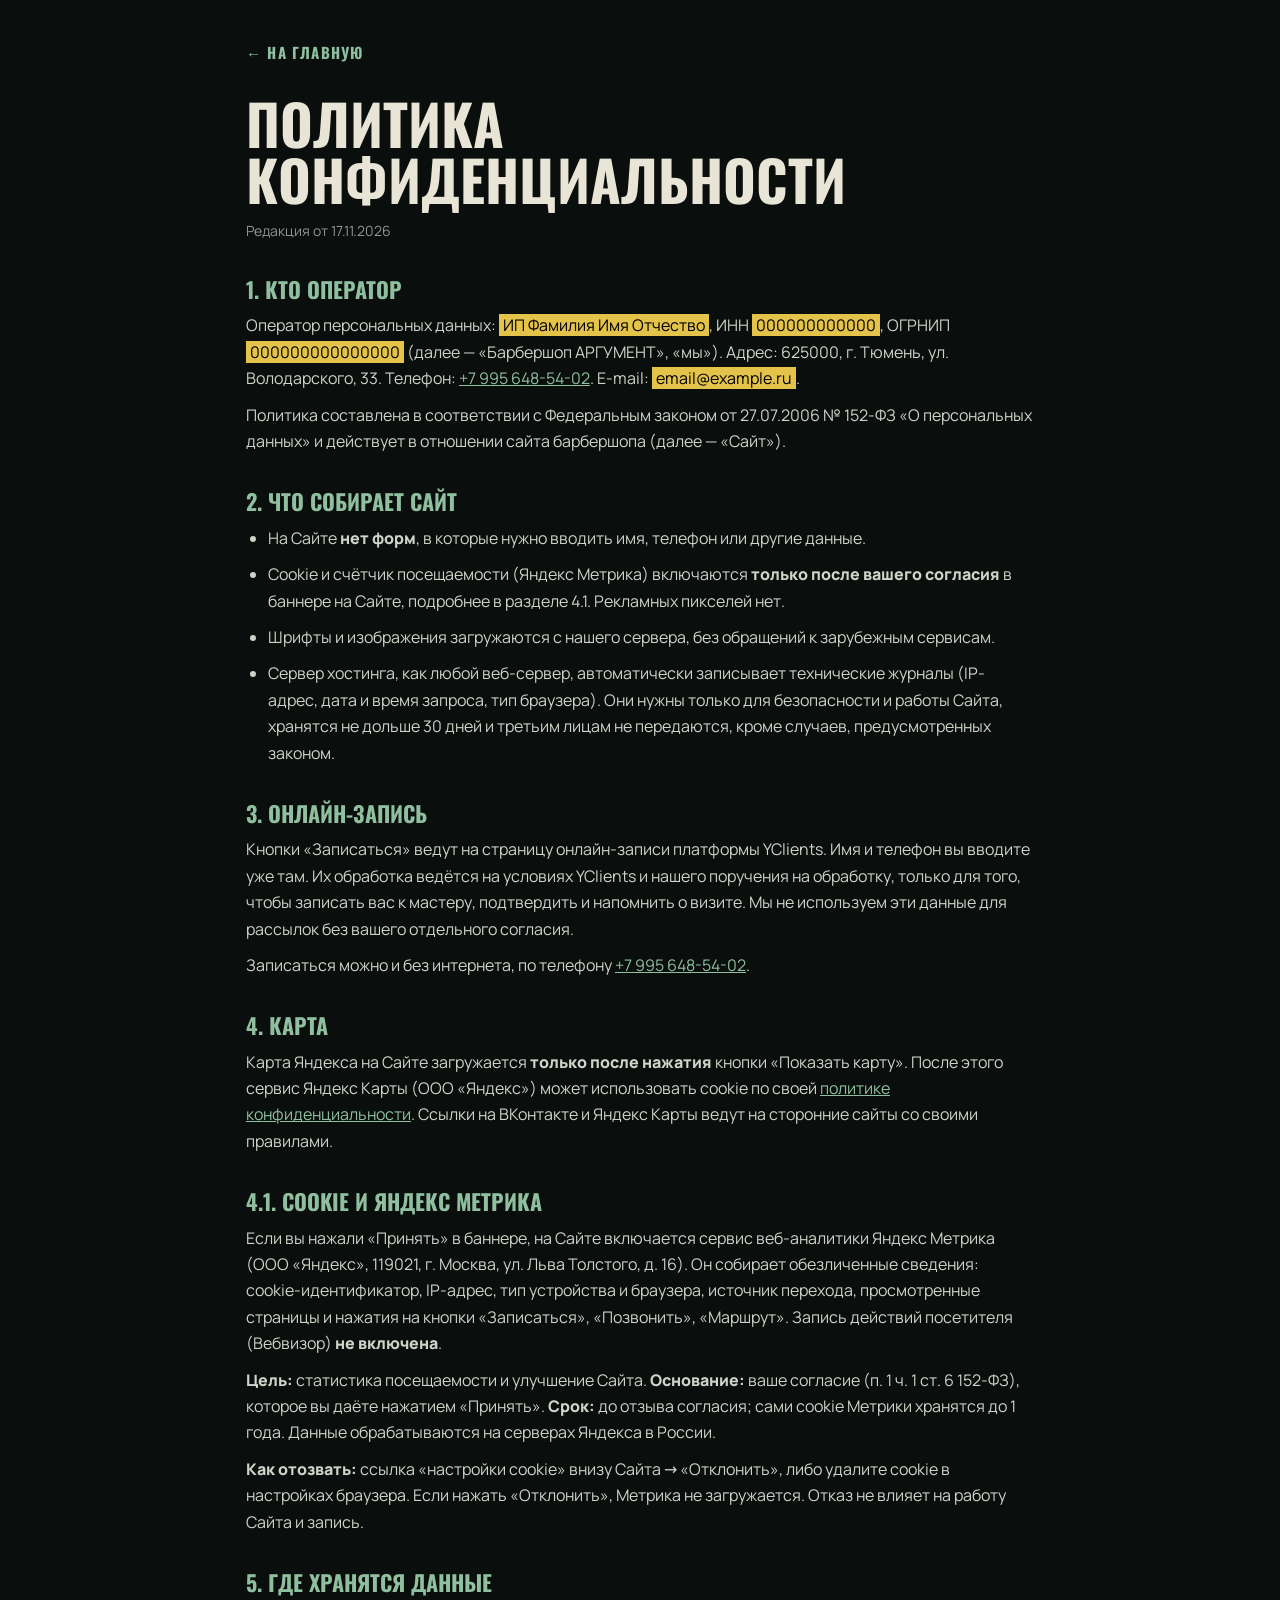
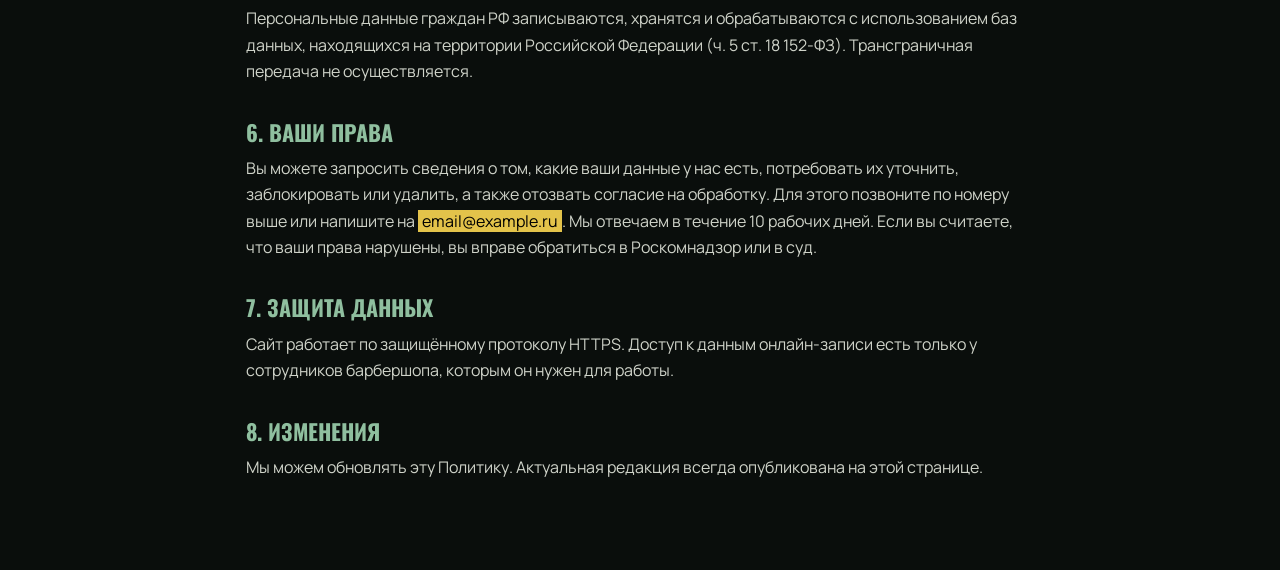
<file: politika.html>
<!doctype html>
<html lang="ru">
<head>
<meta charset="utf-8">
<meta name="viewport" content="width=device-width, initial-scale=1">
<title>Политика конфиденциальности — АРГУМЕНТ Барбершоп</title>
<meta name="robots" content="noindex">
<link rel="icon" href="img/logo.webp">
<link rel="stylesheet" href="fonts/fonts.css">
<style>
:root{--bg:#0a0e0c;--line:#1f2b25;--acid:#8fbf9f;--bone:#e8e4d6;--mute:#8d978f}
*{box-sizing:border-box;margin:0;padding:0}
body{background:var(--bg);color:var(--bone);font:16px/1.65 "Manrope",system-ui,sans-serif}
.wrap{max-width:820px;margin:0 auto;padding:40px 16px 80px}
a{color:var(--acid)}
.back{display:inline-block;margin-bottom:32px;font:600 15px "Oswald",sans-serif;text-transform:uppercase;letter-spacing:.08em;text-decoration:none}
h1{font:700 clamp(34px,6vw,56px)/1 "Oswald",Impact,sans-serif;text-transform:uppercase;margin-bottom:12px}
h2{font:700 22px/1.2 "Oswald",Impact,sans-serif;text-transform:uppercase;margin:34px 0 10px;color:var(--acid)}
p,li{color:#cfd3c9;margin-bottom:10px}
ul{padding-left:22px}
.date{color:var(--mute);font-size:14px}
mark{background:#e3c34a;color:#000;padding:0 4px}
</style>
</head>
<body>
<div class="wrap">
  <a class="back" href="./">← На главную</a>
  <h1>Политика конфиденциальности</h1>
  <p class="date">Редакция от 17.11.2026</p>

  <h2>1. Кто оператор</h2>
  <p>Оператор персональных данных: <mark>ИП Фамилия Имя Отчество</mark>, ИНН <mark>000000000000</mark>, ОГРНИП <mark>000000000000000</mark> (далее — «Барбершоп АРГУМЕНТ», «мы»). Адрес: 625000, г. Тюмень, ул. Володарского, 33. Телефон: <a href="tel:+79956485402">+7 995 648-54-02</a>. E-mail: <mark>email@example.ru</mark>.</p>
  <p>Политика составлена в соответствии с Федеральным законом от 27.07.2006 № 152-ФЗ «О персональных данных» и действует в отношении сайта барбершопа (далее — «Сайт»).</p>

  <h2>2. Что собирает сайт</h2>
  <ul>
    <li>На Сайте <b>нет форм</b>, в которые нужно вводить имя, телефон или другие данные.</li>
    <li>Cookie и счётчик посещаемости (Яндекс Метрика) включаются <b>только после вашего согласия</b> в баннере на Сайте, подробнее в разделе 4.1. Рекламных пикселей нет.</li>
    <li>Шрифты и изображения загружаются с нашего сервера, без обращений к зарубежным сервисам.</li>
    <li>Сервер хостинга, как любой веб-сервер, автоматически записывает технические журналы (IP-адрес, дата и время запроса, тип браузера). Они нужны только для безопасности и работы Сайта, хранятся не дольше 30 дней и третьим лицам не передаются, кроме случаев, предусмотренных законом.</li>
  </ul>

  <h2>3. Онлайн-запись</h2>
  <p>Кнопки «Записаться» ведут на страницу онлайн-записи платформы YClients. Имя и телефон вы вводите уже там. Их обработка ведётся на условиях YClients и нашего поручения на обработку, только для того, чтобы записать вас к мастеру, подтвердить и напомнить о визите. Мы не используем эти данные для рассылок без вашего отдельного согласия.</p>
  <p>Записаться можно и без интернета, по телефону <a href="tel:+79956485402">+7 995 648-54-02</a>.</p>

  <h2>4. Карта</h2>
  <p>Карта Яндекса на Сайте загружается <b>только после нажатия</b> кнопки «Показать карту». После этого сервис Яндекс Карты (ООО «Яндекс») может использовать cookie по своей <a href="https://yandex.ru/legal/confidential/" target="_blank" rel="noopener">политике конфиденциальности</a>. Ссылки на ВКонтакте и Яндекс Карты ведут на сторонние сайты со своими правилами.</p>

  <h2 id="cookie">4.1. Cookie и Яндекс Метрика</h2>
  <p>Если вы нажали «Принять» в баннере, на Сайте включается сервис веб-аналитики Яндекс Метрика (ООО «Яндекс», 119021, г. Москва, ул. Льва Толстого, д. 16). Он собирает обезличенные сведения: cookie-идентификатор, IP-адрес, тип устройства и браузера, источник перехода, просмотренные страницы и нажатия на кнопки «Записаться», «Позвонить», «Маршрут». Запись действий посетителя (Вебвизор) <b>не включена</b>.</p>
  <p><b>Цель:</b> статистика посещаемости и улучшение Сайта. <b>Основание:</b> ваше согласие (п. 1 ч. 1 ст. 6 152-ФЗ), которое вы даёте нажатием «Принять». <b>Срок:</b> до отзыва согласия; сами cookie Метрики хранятся до 1 года. Данные обрабатываются на серверах Яндекса в России.</p>
  <p><b>Как отозвать:</b> ссылка «настройки cookie» внизу Сайта → «Отклонить», либо удалите cookie в настройках браузера. Если нажать «Отклонить», Метрика не загружается. Отказ не влияет на работу Сайта и запись.</p>

  <h2>5. Где хранятся данные</h2>
  <p>Персональные данные граждан РФ записываются, хранятся и обрабатываются с использованием баз данных, находящихся на территории Российской Федерации (ч. 5 ст. 18 152-ФЗ). Трансграничная передача не осуществляется.</p>

  <h2>6. Ваши права</h2>
  <p>Вы можете запросить сведения о том, какие ваши данные у нас есть, потребовать их уточнить, заблокировать или удалить, а также отозвать согласие на обработку. Для этого позвоните по номеру выше или напишите на <mark>email@example.ru</mark>. Мы отвечаем в течение 10 рабочих дней. Если вы считаете, что ваши права нарушены, вы вправе обратиться в Роскомнадзор или в суд.</p>

  <h2>7. Защита данных</h2>
  <p>Сайт работает по защищённому протоколу HTTPS. Доступ к данным онлайн-записи есть только у сотрудников барбершопа, которым он нужен для работы.</p>

  <h2>8. Изменения</h2>
  <p>Мы можем обновлять эту Политику. Актуальная редакция всегда опубликована на этой странице.</p>
</div>
</body>
</html>
</file>
<file: fonts/fonts.css>
@font-face{font-family:"Manrope";font-weight:400;font-display:swap;src:url(manrope-cyrillic.woff2) format("woff2");unicode-range:U+0301, U+0400-045F, U+0490-0491, U+04B0-04B1, U+2116}
@font-face{font-family:"Manrope";font-weight:400;font-display:swap;src:url(manrope-latin.woff2) format("woff2");unicode-range:U+0000-00FF, U+0131, U+0152-0153, U+02BB-02BC, U+02C6, U+02DA, U+02DC, U+0304, U+0308, U+0329, U+2000-206F, U+20AC, U+2122, U+2191, U+2193, U+2212, U+2215, U+FEFF, U+FFFD}
@font-face{font-family:"Manrope";font-weight:600;font-display:swap;src:url(manrope-cyrillic.woff2) format("woff2");unicode-range:U+0301, U+0400-045F, U+0490-0491, U+04B0-04B1, U+2116}
@font-face{font-family:"Manrope";font-weight:600;font-display:swap;src:url(manrope-latin.woff2) format("woff2");unicode-range:U+0000-00FF, U+0131, U+0152-0153, U+02BB-02BC, U+02C6, U+02DA, U+02DC, U+0304, U+0308, U+0329, U+2000-206F, U+20AC, U+2122, U+2191, U+2193, U+2212, U+2215, U+FEFF, U+FFFD}
@font-face{font-family:"Manrope";font-weight:800;font-display:swap;src:url(manrope-cyrillic.woff2) format("woff2");unicode-range:U+0301, U+0400-045F, U+0490-0491, U+04B0-04B1, U+2116}
@font-face{font-family:"Manrope";font-weight:800;font-display:swap;src:url(manrope-latin.woff2) format("woff2");unicode-range:U+0000-00FF, U+0131, U+0152-0153, U+02BB-02BC, U+02C6, U+02DA, U+02DC, U+0304, U+0308, U+0329, U+2000-206F, U+20AC, U+2122, U+2191, U+2193, U+2212, U+2215, U+FEFF, U+FFFD}
@font-face{font-family:"Oswald";font-weight:500;font-display:swap;src:url(oswald-cyrillic.woff2) format("woff2");unicode-range:U+0301, U+0400-045F, U+0490-0491, U+04B0-04B1, U+2116}
@font-face{font-family:"Oswald";font-weight:500;font-display:swap;src:url(oswald-latin.woff2) format("woff2");unicode-range:U+0000-00FF, U+0131, U+0152-0153, U+02BB-02BC, U+02C6, U+02DA, U+02DC, U+0304, U+0308, U+0329, U+2000-206F, U+20AC, U+2122, U+2191, U+2193, U+2212, U+2215, U+FEFF, U+FFFD}
@font-face{font-family:"Oswald";font-weight:700;font-display:swap;src:url(oswald-cyrillic.woff2) format("woff2");unicode-range:U+0301, U+0400-045F, U+0490-0491, U+04B0-04B1, U+2116}
@font-face{font-family:"Oswald";font-weight:700;font-display:swap;src:url(oswald-latin.woff2) format("woff2");unicode-range:U+0000-00FF, U+0131, U+0152-0153, U+02BB-02BC, U+02C6, U+02DA, U+02DC, U+0304, U+0308, U+0329, U+2000-206F, U+20AC, U+2122, U+2191, U+2193, U+2212, U+2215, U+FEFF, U+FFFD}
</file>
